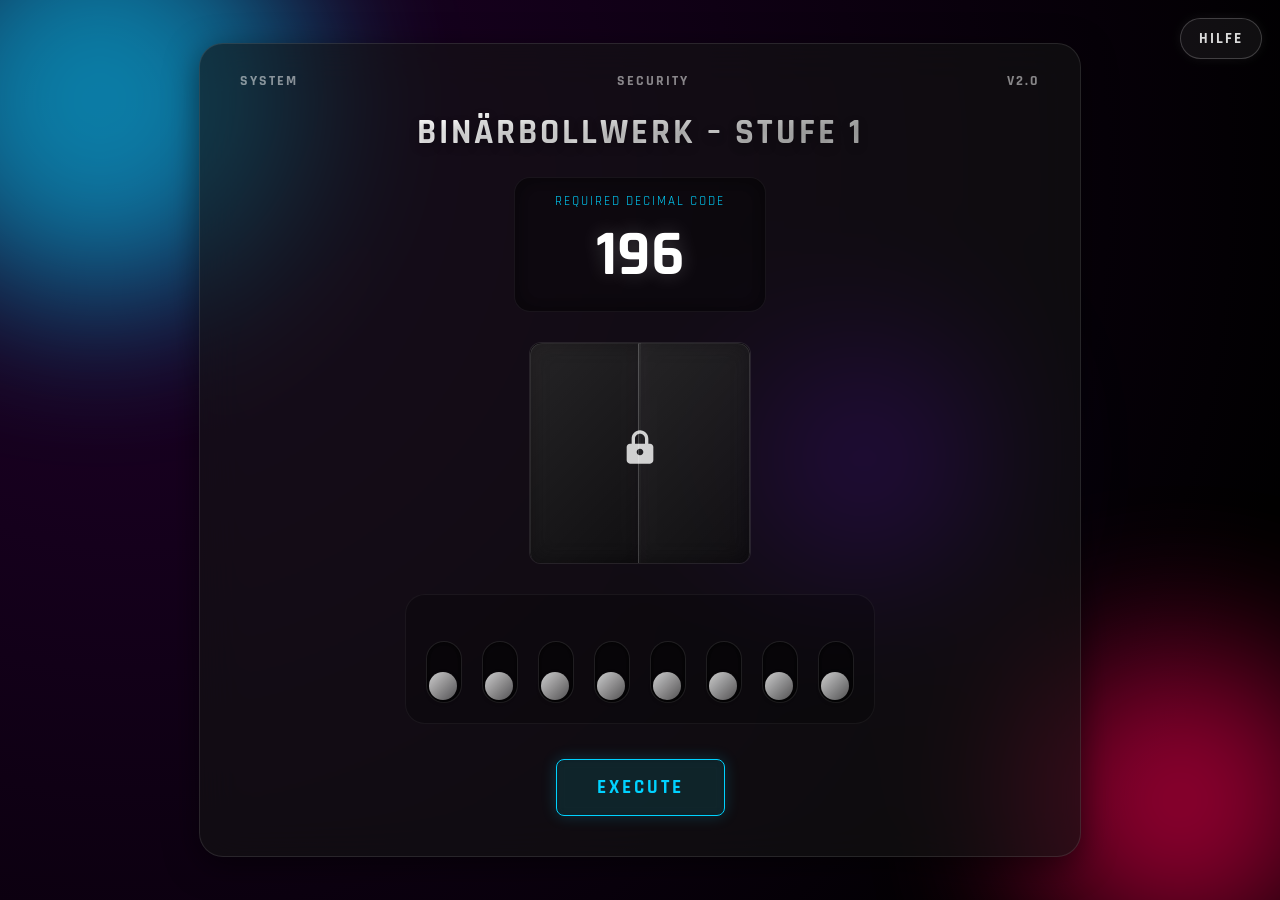
<file: index.html>
<!DOCTYPE html>
<html lang="de">

<head>
    <meta charset="UTF-8">
    <meta name="viewport" content="width=device-width, initial-scale=1.0">
    <title>Binärbollwerk – Stufe 1</title>
    <link rel="stylesheet" href="assets/styles.css">
</head>

<body>

    <div class="background-blobs">
        <div class="blob blob-1"></div>
        <div class="blob blob-2"></div>
        <div class="blob blob-3"></div>
    </div>

    <div id="game-config" data-target="196" data-letter="B"></div>

    <div class="container" id="main-container">

        <div class="status-bar">
            <span>System</span>
            <span>Security</span>
            <span>v2.0</span>
        </div>

        <h1>Binärbollwerk – Stufe 1</h1>

        <div class="display-box">
            <span class="display-label">Required Decimal Code</span>
            <div class="target-number" id="display-number">...</div>
        </div>

        <div class="door-container">
            <div class="door-panel door-left"></div>
            <div class="door-panel door-right"></div>
            <div class="lock-icon">
                <svg width="40" height="40" viewBox="0 0 24 24" fill="currentColor">
                    <path
                        d="M12 2C9.243 2 7 4.243 7 7V10H6C4.897 10 4 10.897 4 12V20C4 21.103 4.897 22 6 22H18C19.103 22 20 21.103 20 20V12C20 10.897 19.103 10 18 10H17V7C17 4.243 14.757 2 12 2ZM12 4C13.654 4 15 5.346 15 7V10H9V7C9 5.346 10.346 4 12 4ZM12 17C10.897 17 10 16.103 10 15C10 13.897 10.897 13 12 13C13.103 13 14 13.897 14 15C14 16.103 13.103 17 12 17Z" />
                </svg>
            </div>
            <div class="secret-content" id="secret-letter">D</div>
        </div>

        <div class="switch-board">
            <div class="switch-unit"><input type="checkbox" id="bit-7" class="switch-input" value="128"><label
                    for="bit-7" class="switch-label"></label></div>
            <div class="switch-unit"><input type="checkbox" id="bit-6" class="switch-input" value="64"><label
                    for="bit-6" class="switch-label"></label></div>
            <div class="switch-unit"><input type="checkbox" id="bit-5" class="switch-input" value="32"><label
                    for="bit-5" class="switch-label"></label></div>
            <div class="switch-unit"><input type="checkbox" id="bit-4" class="switch-input" value="16"><label
                    for="bit-4" class="switch-label"></label></div>
            <div class="switch-unit"><input type="checkbox" id="bit-3" class="switch-input" value="8"><label for="bit-3"
                    class="switch-label"></label></div>
            <div class="switch-unit"><input type="checkbox" id="bit-2" class="switch-input" value="4"><label for="bit-2"
                    class="switch-label"></label></div>
            <div class="switch-unit"><input type="checkbox" id="bit-1" class="switch-input" value="2"><label for="bit-1"
                    class="switch-label"></label></div>
            <div class="switch-unit"><input type="checkbox" id="bit-0" class="switch-input" value="1"><label for="bit-0"
                    class="switch-label"></label></div>
        </div>

        <!-- DER NEUE BUTTON -->
        <button id="execute-btn" class="execute-btn">EXECUTE</button>

    </div>

    <script src="assets/game.js"></script>
</body>

</html>
</file>
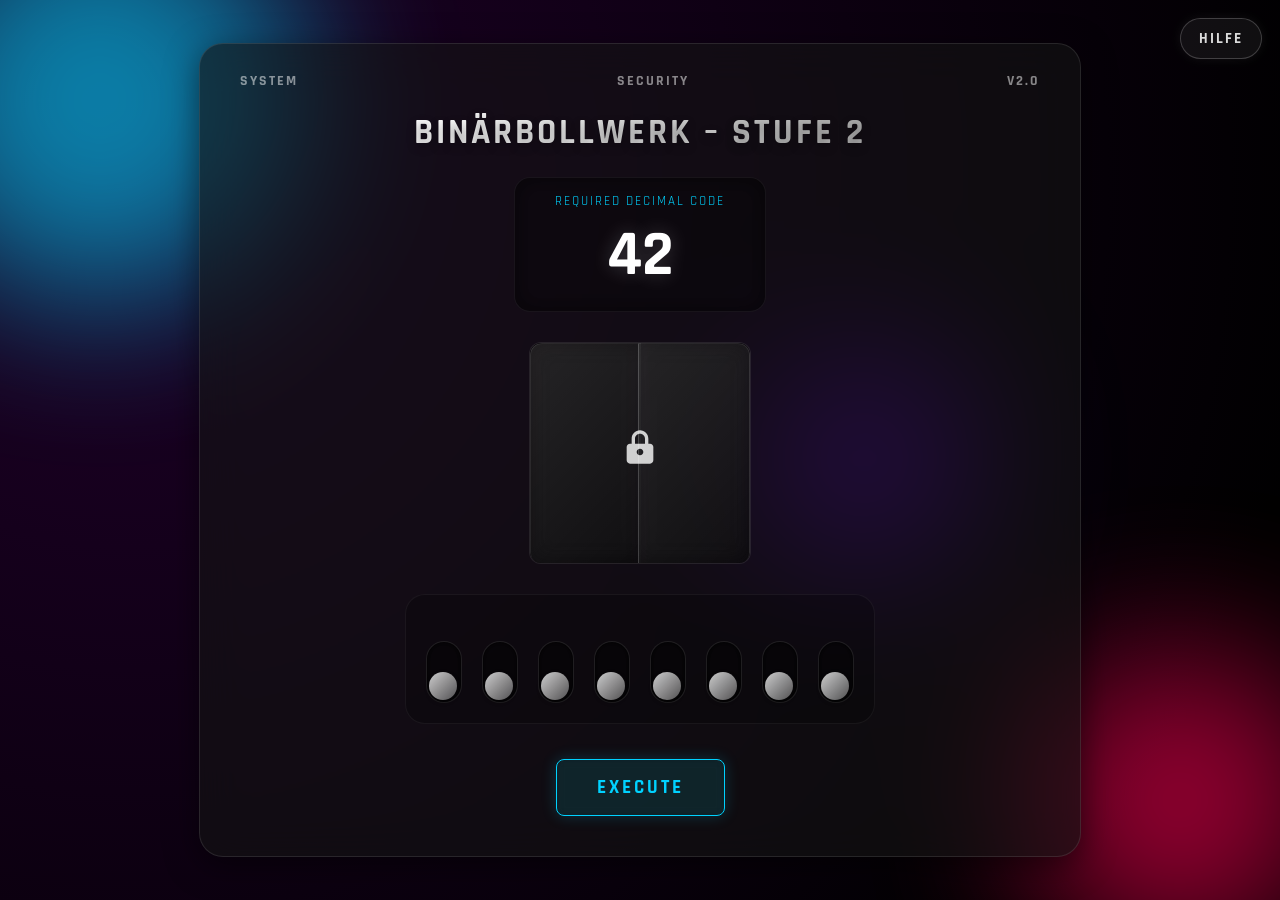
<file: group2/index.html>
<!DOCTYPE html>
<html lang="de">

<head>
    <meta charset="UTF-8">
    <meta name="viewport" content="width=device-width, initial-scale=1.0">
    <title>Binärbollwerk – Stufe 2</title>
    <link rel="stylesheet" href="../assets/styles.css">
</head>

<body>

    <div class="background-blobs">
        <div class="blob blob-1"></div>
        <div class="blob blob-2"></div>
        <div class="blob blob-3"></div>
    </div>

    <div id="game-config" data-target="42" data-letter="u"></div>

    <div class="container" id="main-container">
        <div class="status-bar">
            <span>System</span>
            <span>Security</span>
            <span>v2.0</span>
        </div>

        <h1>Binärbollwerk – Stufe 2</h1>

        <div class="display-box">
            <span class="display-label">Required Decimal Code</span>
            <div class="target-number" id="display-number">...</div>
        </div>

        <div class="door-container">
            <div class="door-panel door-left"></div>
            <div class="door-panel door-right"></div>
            <div class="lock-icon">
                <svg width="40" height="40" viewBox="0 0 24 24" fill="currentColor">
                    <path
                        d="M12 2C9.243 2 7 4.243 7 7V10H6C4.897 10 4 10.897 4 12V20C4 21.103 4.897 22 6 22H18C19.103 22 20 21.103 20 20V12C20 10.897 19.103 10 18 10H17V7C17 4.243 14.757 2 12 2ZM12 4C13.654 4 15 5.346 15 7V10H9V7C9 5.346 10.346 4 12 4ZM12 17C10.897 17 10 16.103 10 15C10 13.897 10.897 13 12 13C13.103 13 14 13.897 14 15C14 16.103 13.103 17 12 17Z" />
                </svg>
            </div>
            <div class="secret-content" id="secret-letter">u</div>
        </div>

        <div class="switch-board">
            <div class="switch-unit"><input type="checkbox" id="bit-7" class="switch-input" value="128"><label
                    for="bit-7" class="switch-label"></label></div>
            <div class="switch-unit"><input type="checkbox" id="bit-6" class="switch-input" value="64"><label
                    for="bit-6" class="switch-label"></label></div>
            <div class="switch-unit"><input type="checkbox" id="bit-5" class="switch-input" value="32"><label
                    for="bit-5" class="switch-label"></label></div>
            <div class="switch-unit"><input type="checkbox" id="bit-4" class="switch-input" value="16"><label
                    for="bit-4" class="switch-label"></label></div>
            <div class="switch-unit"><input type="checkbox" id="bit-3" class="switch-input" value="8"><label for="bit-3"
                    class="switch-label"></label></div>
            <div class="switch-unit"><input type="checkbox" id="bit-2" class="switch-input" value="4"><label for="bit-2"
                    class="switch-label"></label></div>
            <div class="switch-unit"><input type="checkbox" id="bit-1" class="switch-input" value="2"><label for="bit-1"
                    class="switch-label"></label></div>
            <div class="switch-unit"><input type="checkbox" id="bit-0" class="switch-input" value="1"><label for="bit-0"
                    class="switch-label"></label></div>
        </div>

        <button id="execute-btn" class="execute-btn">EXECUTE</button>
    </div>

    <script src="../assets/game.js"></script>
</body>

</html>
</file>
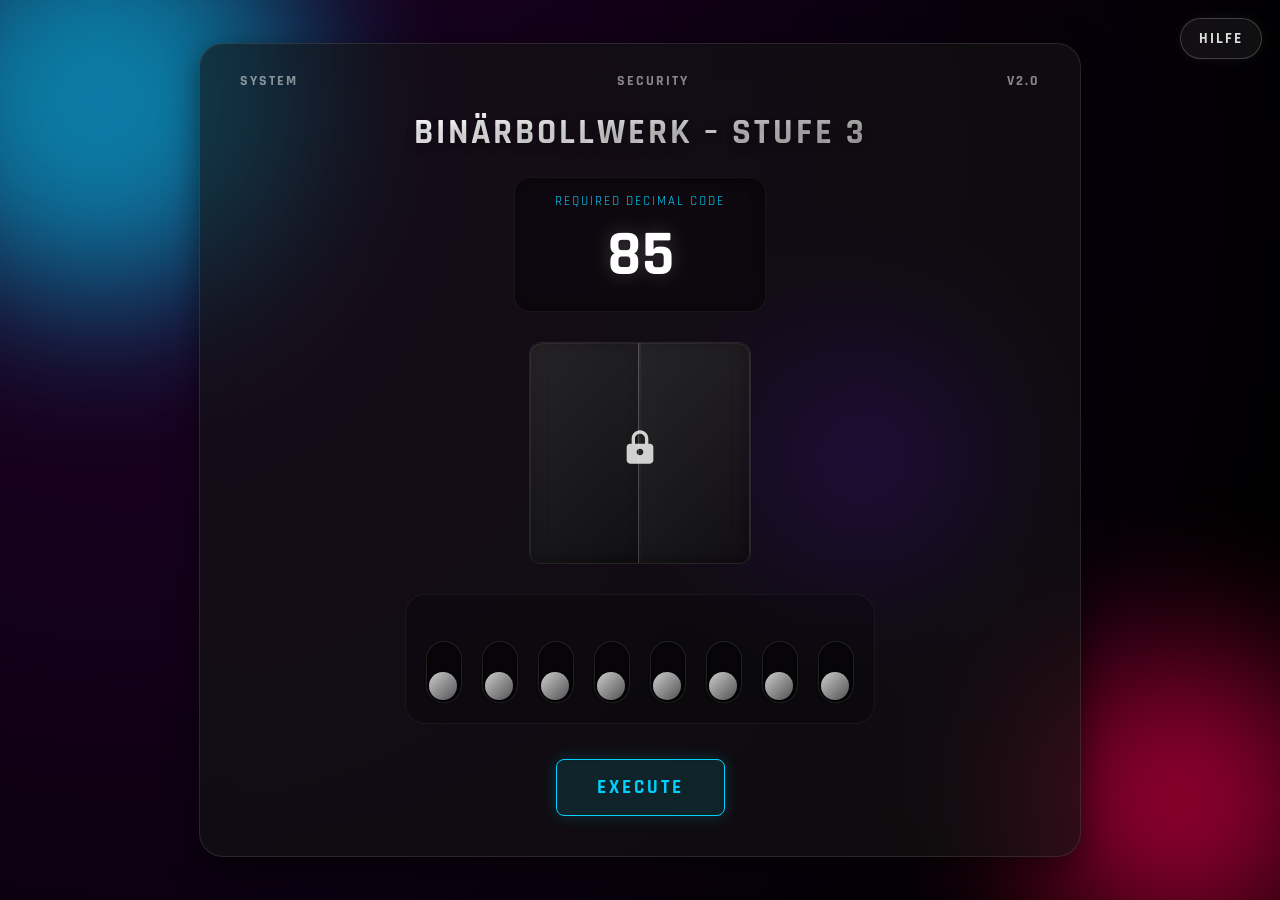
<file: group3/index.html>
<!DOCTYPE html>
<html lang="de">

<head>
    <meta charset="UTF-8">
    <meta name="viewport" content="width=device-width, initial-scale=1.0">
    <title>Binärbollwerk – Stufe 3</title>
    <link rel="stylesheet" href="../assets/styles.css">
</head>

<body>

    <div class="background-blobs">
        <div class="blob blob-1"></div>
        <div class="blob blob-2"></div>
        <div class="blob blob-3"></div>
    </div>

    <div id="game-config" data-target="85" data-letter="a"></div>

    <div class="container" id="main-container">

        <div class="status-bar">
            <span>System</span>
            <span>Security</span>
            <span>v2.0</span>
        </div>

        <h1>Binärbollwerk – Stufe 3</h1>

        <div class="display-box">
            <span class="display-label">Required Decimal Code</span>
            <div class="target-number" id="display-number">...</div>
        </div>

        <div class="door-container">
            <div class="door-panel door-left"></div>
            <div class="door-panel door-right"></div>
            <div class="lock-icon">
                <svg width="40" height="40" viewBox="0 0 24 24" fill="currentColor">
                    <path
                        d="M12 2C9.243 2 7 4.243 7 7V10H6C4.897 10 4 10.897 4 12V20C4 21.103 4.897 22 6 22H18C19.103 22 20 21.103 20 20V12C20 10.897 19.103 10 18 10H17V7C17 4.243 14.757 2 12 2ZM12 4C13.654 4 15 5.346 15 7V10H9V7C9 5.346 10.346 4 12 4ZM12 17C10.897 17 10 16.103 10 15C10 13.897 10.897 13 12 13C13.103 13 14 13.897 14 15C14 16.103 13.103 17 12 17Z" />
                </svg>
            </div>
            <div class="secret-content" id="secret-letter">a</div>
        </div>

        <div class="switch-board">
            <div class="switch-unit"><input type="checkbox" id="bit-7" class="switch-input" value="128"><label
                    for="bit-7" class="switch-label"></label></div>
            <div class="switch-unit"><input type="checkbox" id="bit-6" class="switch-input" value="64"><label
                    for="bit-6" class="switch-label"></label></div>
            <div class="switch-unit"><input type="checkbox" id="bit-5" class="switch-input" value="32"><label
                    for="bit-5" class="switch-label"></label></div>
            <div class="switch-unit"><input type="checkbox" id="bit-4" class="switch-input" value="16"><label
                    for="bit-4" class="switch-label"></label></div>
            <div class="switch-unit"><input type="checkbox" id="bit-3" class="switch-input" value="8"><label for="bit-3"
                    class="switch-label"></label></div>
            <div class="switch-unit"><input type="checkbox" id="bit-2" class="switch-input" value="4"><label for="bit-2"
                    class="switch-label"></label></div>
            <div class="switch-unit"><input type="checkbox" id="bit-1" class="switch-input" value="2"><label for="bit-1"
                    class="switch-label"></label></div>
            <div class="switch-unit"><input type="checkbox" id="bit-0" class="switch-input" value="1"><label for="bit-0"
                    class="switch-label"></label></div>
        </div>

        <button id="execute-btn" class="execute-btn">EXECUTE</button>
    </div>

    <script src="../assets/game.js"></script>
</body>

</html>
</file>
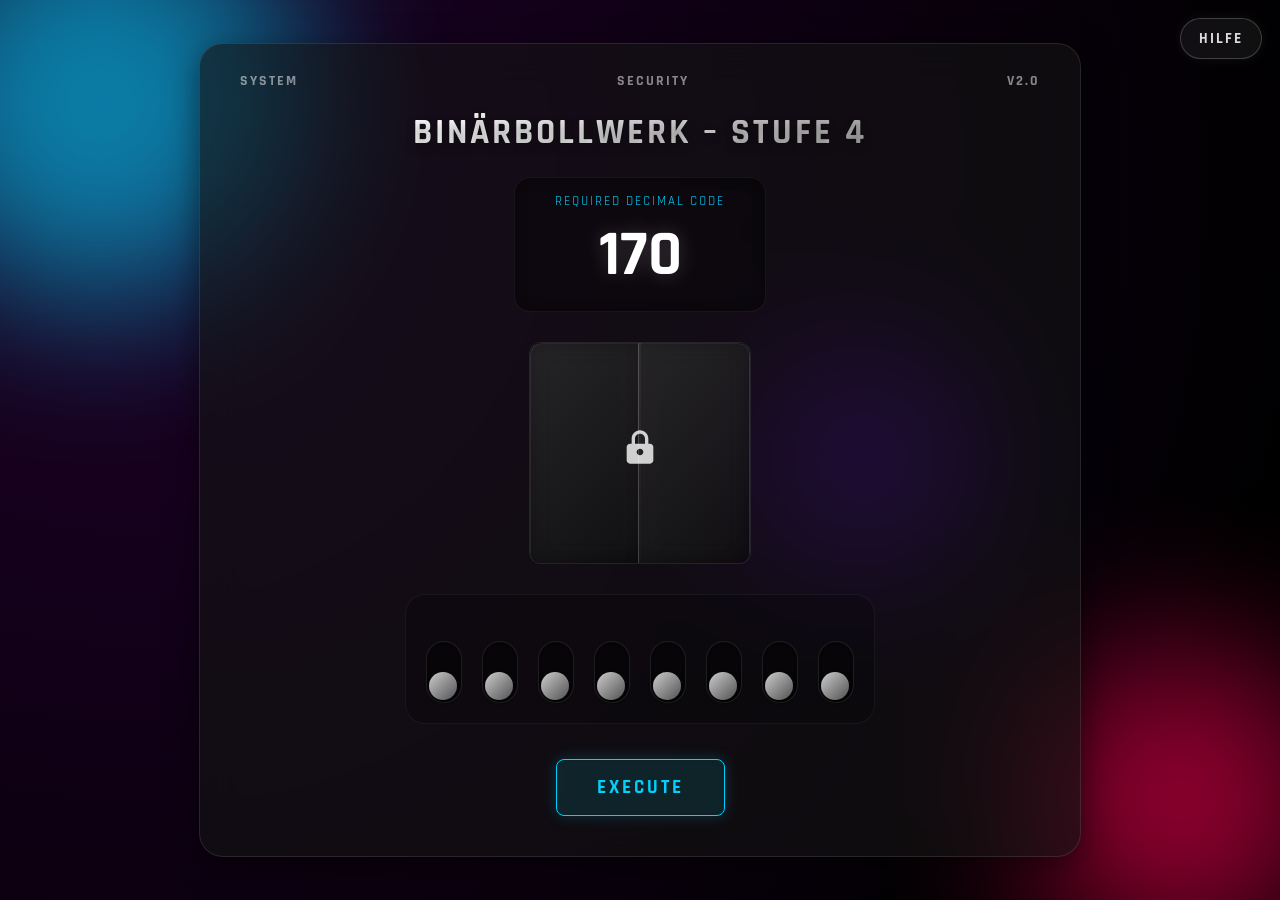
<file: group4/index.html>
<!DOCTYPE html>
<html lang="de">

<head>
    <meta charset="UTF-8">
    <meta name="viewport" content="width=device-width, initial-scale=1.0">
    <title>Binärbollwerk – 4</title>
    <link rel="stylesheet" href="../assets/styles.css">
</head>

<body>

    <div class="background-blobs">
        <div class="blob blob-1"></div>
        <div class="blob blob-2"></div>
        <div class="blob blob-3"></div>
    </div>

    <div id="game-config" data-target="170" data-letter="l"></div>

    <div class="container" id="main-container">
        <div class="status-bar">
            <span>System</span>
            <span>Security</span>
            <span>v2.0</span>
        </div>

        <h1>Binärbollwerk – Stufe 4</h1>

        <div class="display-box">
            <span class="display-label">Required Decimal Code</span>
            <div class="target-number" id="display-number">...</div>
        </div>

        <div class="door-container">
            <div class="door-panel door-left"></div>
            <div class="door-panel door-right"></div>
            <div class="lock-icon">
                <svg width="40" height="40" viewBox="0 0 24 24" fill="currentColor">
                    <path
                        d="M12 2C9.243 2 7 4.243 7 7V10H6C4.897 10 4 10.897 4 12V20C4 21.103 4.897 22 6 22H18C19.103 22 20 21.103 20 20V12C20 10.897 19.103 10 18 10H17V7C17 4.243 14.757 2 12 2ZM12 4C13.654 4 15 5.346 15 7V10H9V7C9 5.346 10.346 4 12 4ZM12 17C10.897 17 10 16.103 10 15C10 13.897 10.897 13 12 13C13.103 13 14 13.897 14 15C14 16.103 13.103 17 12 17Z" />
                </svg>
            </div>
            <div class="secret-content" id="secret-letter">l</div>
        </div>

        <div class="switch-board">
            <div class="switch-unit"><input type="checkbox" id="bit-7" class="switch-input" value="128"><label
                    for="bit-7" class="switch-label"></label></div>
            <div class="switch-unit"><input type="checkbox" id="bit-6" class="switch-input" value="64"><label
                    for="bit-6" class="switch-label"></label></div>
            <div class="switch-unit"><input type="checkbox" id="bit-5" class="switch-input" value="32"><label
                    for="bit-5" class="switch-label"></label></div>
            <div class="switch-unit"><input type="checkbox" id="bit-4" class="switch-input" value="16"><label
                    for="bit-4" class="switch-label"></label></div>
            <div class="switch-unit"><input type="checkbox" id="bit-3" class="switch-input" value="8"><label for="bit-3"
                    class="switch-label"></label></div>
            <div class="switch-unit"><input type="checkbox" id="bit-2" class="switch-input" value="4"><label for="bit-2"
                    class="switch-label"></label></div>
            <div class="switch-unit"><input type="checkbox" id="bit-1" class="switch-input" value="2"><label for="bit-1"
                    class="switch-label"></label></div>
            <div class="switch-unit"><input type="checkbox" id="bit-0" class="switch-input" value="1"><label for="bit-0"
                    class="switch-label"></label></div>
        </div>

        <button id="execute-btn" class="execute-btn">EXECUTE</button>
    </div>

    <script src="../assets/game.js"></script>
</body>

</html>
</file>
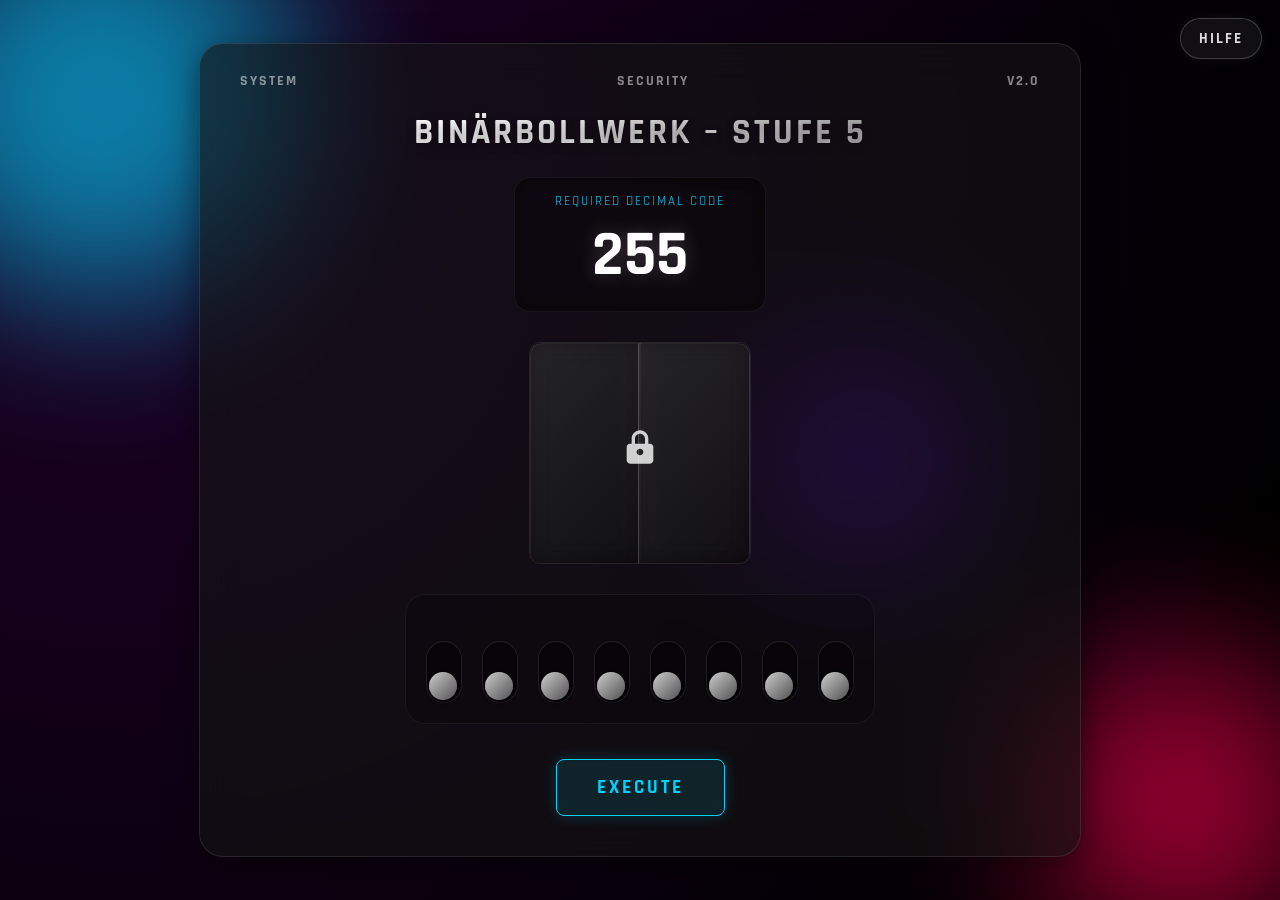
<file: group5/index.html>
<!DOCTYPE html>
<html lang="de">

<head>
    <meta charset="UTF-8">
    <meta name="viewport" content="width=device-width, initial-scale=1.0">
    <title>Binärbollwerk – 5</title>
    <link rel="stylesheet" href="../assets/styles.css">
</head>

<body>

    <div class="background-blobs">
        <div class="blob blob-1"></div>
        <div class="blob blob-2"></div>
        <div class="blob blob-3"></div>
    </div>

    <div id="game-config" data-target="255" data-letter="!"></div>

    <div class="container" id="main-container">

        <div class="status-bar">
            <span>System</span>
            <span>Security</span>
            <span>v2.0</span>
        </div>

        <h1>Binärbollwerk – Stufe 5</h1>

        <div class="display-box">
            <span class="display-label">Required Decimal Code</span>
            <div class="target-number" id="display-number">...</div>
        </div>

        <div class="door-container">
            <div class="door-panel door-left"></div>
            <div class="door-panel door-right"></div>
            <div class="lock-icon">
                <svg width="40" height="40" viewBox="0 0 24 24" fill="currentColor">
                    <path
                        d="M12 2C9.243 2 7 4.243 7 7V10H6C4.897 10 4 10.897 4 12V20C4 21.103 4.897 22 6 22H18C19.103 22 20 21.103 20 20V12C20 10.897 19.103 10 18 10H17V7C17 4.243 14.757 2 12 2ZM12 4C13.654 4 15 5.346 15 7V10H9V7C9 5.346 10.346 4 12 4ZM12 17C10.897 17 10 16.103 10 15C10 13.897 10.897 13 12 13C13.103 13 14 13.897 14 15C14 16.103 13.103 17 12 17Z" />
                </svg>
            </div>
            <div class="secret-content" id="secret-letter">!</div>
        </div>

        <div class="switch-board">
            <div class="switch-unit"><input type="checkbox" id="bit-7" class="switch-input" value="128"><label
                    for="bit-7" class="switch-label"></label></div>
            <div class="switch-unit"><input type="checkbox" id="bit-6" class="switch-input" value="64"><label
                    for="bit-6" class="switch-label"></label></div>
            <div class="switch-unit"><input type="checkbox" id="bit-5" class="switch-input" value="32"><label
                    for="bit-5" class="switch-label"></label></div>
            <div class="switch-unit"><input type="checkbox" id="bit-4" class="switch-input" value="16"><label
                    for="bit-4" class="switch-label"></label></div>
            <div class="switch-unit"><input type="checkbox" id="bit-3" class="switch-input" value="8"><label for="bit-3"
                    class="switch-label"></label></div>
            <div class="switch-unit"><input type="checkbox" id="bit-2" class="switch-input" value="4"><label for="bit-2"
                    class="switch-label"></label></div>
            <div class="switch-unit"><input type="checkbox" id="bit-1" class="switch-input" value="2"><label for="bit-1"
                    class="switch-label"></label></div>
            <div class="switch-unit"><input type="checkbox" id="bit-0" class="switch-input" value="1"><label for="bit-0"
                    class="switch-label"></label></div>
        </div>

        <button id="execute-btn" class="execute-btn">EXECUTE</button>
    </div>

    <script src="../assets/game.js"></script>
</body>

</html>
</file>
<file: assets/styles.css>
@import url('https://fonts.googleapis.com/css2?family=Rajdhani:wght@500;700&display=swap');

:root {
    --glass-bg: rgba(255, 255, 255, 0.05);
    --glass-border: rgba(255, 255, 255, 0.1);
    --glass-shadow: 0 8px 32px 0 rgba(0, 0, 0, 0.5);

    --neon-blue: #00d2ff;
    --neon-pink: #ff0055;
    --neon-green: #00ff88;
    --text-main: #ffffff;

    --font-main: 'Rajdhani', sans-serif;
}

body {
    background-color: #0f0f0f;
    color: var(--text-main);
    font-family: var(--font-main);
    display: flex;
    justify-content: center;
    align-items: center;
    min-height: 100vh;
    margin: 0;
    overflow-x: hidden;
    overflow-y: auto;
    padding: clamp(16px, 3vh, 28px) 0;
    box-sizing: border-box;
    background: radial-gradient(circle at 10% 20%, rgb(30, 0, 40) 0%, rgb(0, 0, 0) 90%);
}

/* Floating Blobs */
.background-blobs {
    position: fixed;
    inset: 0;
    overflow: hidden;
    z-index: 0;
    pointer-events: none;
}

.blob {
    position: absolute;
    border-radius: 50%;
    filter: blur(80px);
    opacity: 0.6;
}

.blob-1 {
    width: 400px;
    height: 400px;
    background: var(--neon-blue);
    top: -100px;
    left: -100px;
    animation: float 10s infinite ease-in-out alternate;
}

.blob-2 {
    width: 300px;
    height: 300px;
    background: var(--neon-pink);
    bottom: -50px;
    right: -50px;
    animation: float 8s infinite ease-in-out alternate-reverse;
}

.blob-3 {
    width: 200px;
    height: 200px;
    background: #7000ff;
    top: 40%;
    left: 60%;
    animation: float 12s infinite ease-in-out;
}

@keyframes float {
    0% {
        transform: translate(0, 0);
    }
    100% {
        transform: translate(30px, 50px);
    }
}

/* --- Main Glass Container --- */
.container {
    position: relative;
    z-index: 10;
    width: 90%;
    max-width: 800px;
    padding: 28px 40px 40px;
    background: rgba(20, 20, 20, 0.6);
    backdrop-filter: blur(20px);
    -webkit-backdrop-filter: blur(20px);
    border: 1px solid var(--glass-border);
    border-radius: 24px;
    box-shadow: var(--glass-shadow);
    display: flex;
    flex-direction: column;
    align-items: center;
    transition: all 0.3s ease;
}

/* Navigation */
.site-nav {
    width: 100%;
    display: flex;
    gap: 10px;
    flex-wrap: wrap;
    justify-content: center;
    margin-bottom: 18px;
}

.site-nav a {
    text-decoration: none;
    color: rgba(255, 255, 255, 0.8);
    border: 1px solid rgba(255, 255, 255, 0.12);
    background: rgba(0, 0, 0, 0.25);
    padding: 8px 12px;
    border-radius: 999px;
    letter-spacing: 1px;
    text-transform: uppercase;
    font-weight: 700;
    font-size: 0.85rem;
    transition: all 0.2s ease;
}

.site-nav a:hover {
    transform: translateY(-1px);
    border-color: rgba(0, 210, 255, 0.5);
    color: #fff;
    box-shadow: 0 0 18px rgba(0, 210, 255, 0.12);
}

.site-nav a[aria-current="page"] {
    border-color: rgba(0, 255, 136, 0.5);
    color: var(--neon-green);
    box-shadow: 0 0 18px rgba(0, 255, 136, 0.12);
}

/* Access Denied Animation (Shake & Red Flash) */
.container.access-denied {
    animation: shake 0.5s cubic-bezier(.36, .07, .19, .97) both;
    border-color: var(--neon-pink);
    box-shadow: 0 0 30px rgba(255, 0, 85, 0.4);
}

@keyframes shake {
    10%,
    90% {
        transform: translate3d(-1px, 0, 0);
    }
    20%,
    80% {
        transform: translate3d(2px, 0, 0);
    }
    30%,
    50%,
    70% {
        transform: translate3d(-4px, 0, 0);
    }
    40%,
    60% {
        transform: translate3d(4px, 0, 0);
    }
}

/* Header */
.status-bar {
    width: 100%;
    display: flex;
    justify-content: space-between;
    font-size: 0.9rem;
    color: rgba(255, 255, 255, 0.5);
    margin-bottom: 20px;
    text-transform: uppercase;
    letter-spacing: 2px;
    font-weight: 700;
}

h1 {
    font-size: 2.2rem;
    margin: 0 0 22px 0;
    letter-spacing: 3px;
    font-weight: 700;
    background: linear-gradient(to right, #fff, #aaa);
    -webkit-background-clip: text;
    -webkit-text-fill-color: transparent;
    text-shadow: 0 4px 10px rgba(0, 0, 0, 0.3);
    text-transform: uppercase;
    text-align: center;
}

/* Target Display */
.display-box {
    background: rgba(0, 0, 0, 0.3);
    border-radius: 16px;
    padding: 15px 40px;
    margin-bottom: 30px;
    border: 1px solid rgba(255, 255, 255, 0.05);
    box-shadow: inset 0 0 20px rgba(0, 0, 0, 0.5);
    text-align: center;
    position: relative;
    transition: border-color 0.3s;
}

.container.access-denied .display-box {
    border-color: var(--neon-pink);
    color: var(--neon-pink);
}

.display-label {
    font-size: 0.8rem;
    color: var(--neon-blue);
    text-transform: uppercase;
    letter-spacing: 2px;
    margin-bottom: 5px;
    display: block;
}

.target-number {
    font-size: 4rem;
    font-weight: 700;
    color: #fff;
    text-shadow: 0 0 20px rgba(255, 255, 255, 0.2);
    font-variant-numeric: tabular-nums;
}

/* --- The Door --- */
.door-container {
    width: 220px;
    height: 220px;
    margin-bottom: 30px;
    position: relative;
    background: rgba(0, 0, 0, 0.2);
    border-radius: 12px;
    box-shadow: inset 0 0 20px rgba(0, 0, 0, 0.8);
    border: 1px solid rgba(255, 255, 255, 0.1);
    overflow: hidden;
}

.door-panel {
    position: absolute;
    top: 0;
    width: 50%;
    height: 100%;
    background: linear-gradient(135deg, rgba(255, 255, 255, 0.1), rgba(255, 255, 255, 0.02));
    backdrop-filter: blur(10px);
    border: 1px solid rgba(255, 255, 255, 0.1);
    transition: transform 0.8s cubic-bezier(0.4, 0, 0.2, 1);
    z-index: 2;
}

.door-left {
    left: 0;
    border-right: none;
    border-radius: 12px 0 0 12px;
}

.door-right {
    right: 0;
    border-left: 1px solid rgba(255, 255, 255, 0.2);
    border-radius: 0 12px 12px 0;
}

.lock-icon {
    position: absolute;
    top: 50%;
    left: 50%;
    transform: translate(-50%, -50%);
    z-index: 3;
    font-size: 3rem;
    color: rgba(255, 255, 255, 0.8);
    text-shadow: 0 0 15px rgba(255, 255, 255, 0.3);
    transition: opacity 0.5s;
}

.secret-content {
    position: absolute;
    top: 0;
    left: 0;
    width: 100%;
    height: 100%;
    display: flex;
    justify-content: center;
    align-items: center;
    font-size: 7rem;
    font-weight: 700;
    color: #fff;
    z-index: 1;
    opacity: 0;
    transition: opacity 0.5s 0.5s;
    text-shadow: 0 0 30px var(--neon-green);
}

/* --- Switch Board --- */
.switch-board {
    display: flex;
    gap: 20px;
    padding: 20px;
    margin-bottom: 25px;
    background: rgba(0, 0, 0, 0.2);
    border-radius: 20px;
    border: 1px solid rgba(255, 255, 255, 0.05);
    flex-wrap: wrap;
    justify-content: center;
}

.switch-unit {
    position: relative;
    display: flex;
    flex-direction: column;
    align-items: center;
    gap: 8px;
}

.switch-input {
    position: absolute;
    opacity: 0;
    pointer-events: none;
    width: 1px;
    height: 1px;
}

/* Vertikale Toggle (Pillen) */
.switch-label {
    display: block;
    width: 34px;
    height: 60px;
    background: rgba(0, 0, 0, 0.4);
    border-radius: 50px;
    border: 1px solid rgba(255, 255, 255, 0.1);
    cursor: pointer;
    position: relative;
    transition: all 0.3s ease;
    box-shadow: inset 0 0 5px rgba(0, 0, 0, 0.8);
}

.bit-value {
    font-size: 0.85rem;
    font-weight: 700;
    letter-spacing: 1px;
    color: rgba(255, 255, 255, 0.7);
    text-transform: uppercase;
    opacity: 0;
    transform: translateY(4px);
    transition: opacity 0.2s ease, transform 0.2s ease;
    user-select: none;
}

.container.show-help .bit-value {
    opacity: 1;
    transform: translateY(0);
}

/* Knob */
.switch-label::after {
    content: "";
    position: absolute;
    bottom: 2px;
    left: 2px;
    width: 28px;
    height: 28px;
    border-radius: 50%;
    background: linear-gradient(135deg, rgba(255, 255, 255, 0.8), rgba(255, 255, 255, 0.3));
    box-shadow: 0 2px 4px rgba(0, 0, 0, 0.4);
    transition: all 0.3s cubic-bezier(0.4, 0.0, 0.2, 1);
}

.switch-input:checked ~ .switch-label {
    background: rgba(0, 210, 255, 0.2);
    border-color: var(--neon-blue);
    box-shadow: 0 0 10px rgba(0, 210, 255, 0.2), inset 0 0 5px rgba(0, 0, 0, 0.5);
}

.switch-input:checked ~ .switch-label::after {
    transform: translateY(-26px);
    background: var(--neon-blue);
    box-shadow: 0 0 10px var(--neon-blue);
}

/* --- EXECUTE BUTTON --- */
.execute-btn {
    background: rgba(0, 210, 255, 0.1);
    color: var(--neon-blue);
    border: 1px solid var(--neon-blue);
    padding: 15px 40px;
    font-size: 1.2rem;
    font-family: var(--font-main);
    font-weight: 700;
    letter-spacing: 3px;
    text-transform: uppercase;
    border-radius: 8px;
    cursor: pointer;
    transition: all 0.3s ease;
    box-shadow: 0 0 15px rgba(0, 210, 255, 0.2);
    outline: none;
    backdrop-filter: blur(5px);
    margin-top: 10px;
}

.help-btn {
    position: fixed;
    top: calc(18px + env(safe-area-inset-top));
    right: calc(18px + env(safe-area-inset-right));
    z-index: 1000;
    background: rgba(255, 255, 255, 0.06);
    color: rgba(255, 255, 255, 0.85);
    border: 1px solid rgba(255, 255, 255, 0.2);
    padding: 10px 18px;
    font-size: 0.95rem;
    font-family: var(--font-main);
    font-weight: 700;
    letter-spacing: 2px;
    text-transform: uppercase;
    border-radius: 999px;
    cursor: pointer;
    transition: all 0.2s ease;
    box-shadow: 0 0 12px rgba(255, 255, 255, 0.06);
    outline: none;
}

.help-btn:hover {
    border-color: rgba(0, 210, 255, 0.5);
    color: #fff;
    box-shadow: 0 0 18px rgba(0, 210, 255, 0.12);
    transform: translateY(-1px);
}

.container.show-help .help-btn {
    border-color: rgba(0, 255, 136, 0.5);
    color: var(--neon-green);
    box-shadow: 0 0 18px rgba(0, 255, 136, 0.12);
}

.execute-btn:hover {
    background: var(--neon-blue);
    color: #000;
    box-shadow: 0 0 30px var(--neon-blue);
    transform: translateY(-2px);
}

.execute-btn:active {
    transform: translateY(1px);
}

.execute-btn:disabled {
    opacity: 0.5;
    cursor: not-allowed;
    background: rgba(0, 255, 136, 0.2);
    border-color: var(--neon-green);
    color: var(--neon-green);
}

/* Success State */
.container.access-granted {
    border-color: rgba(0, 255, 136, 0.3);
    box-shadow: 0 0 40px rgba(0, 255, 136, 0.1);
}

.container.access-granted .door-left {
    transform: translateX(-90%) rotateY(-20deg);
    opacity: 0.5;
}

.container.access-granted .door-right {
    transform: translateX(90%) rotateY(20deg);
    opacity: 0.5;
}

.container.access-granted .secret-content {
    opacity: 1;
}

.container.access-granted .lock-icon {
    opacity: 0;
}

.container.access-granted .switch-input:checked ~ .switch-label {
    border-color: var(--neon-green);
    background: rgba(0, 255, 136, 0.2);
}

.container.access-granted .switch-input:checked ~ .switch-label::after {
    background: var(--neon-green);
    box-shadow: 0 0 15px var(--neon-green);
}

.container.access-granted .target-number,
.container.access-granted .display-label {
    color: var(--neon-green);
}

.container.access-granted .target-number {
    text-shadow: 0 0 30px var(--neon-green);
}

/* Mobile Fix */
@media (max-width: 600px) {
    .container {
        padding: 22px 18px 28px;
    }

    .switch-board {
        gap: 10px;
        padding: 20px;
    }

    .switch-label {
        width: 26px;
        height: 44px;
    }

    .bit-value {
        font-size: 0.8rem;
    }

    .help-btn {
        top: calc(12px + env(safe-area-inset-top));
        right: calc(12px + env(safe-area-inset-right));
        padding: 9px 14px;
        font-size: 0.9rem;
    }


/* Small-height devices (e.g. landscape phones): allow scrolling and reduce sizes */
@media (max-height: 720px) {
    body {
        overflow-y: auto;
        align-items: flex-start;
        padding: 18px 0;
    }

    .container {
        margin: 18px 0;
        padding: 18px 18px 22px;
    }

    h1 {
        margin-bottom: 16px;
        font-size: 1.7rem;
    }

    .target-number {
        font-size: 2.8rem;
    }

    .door-container {
        width: 180px;
        height: 180px;
        margin-bottom: 18px;
    }

    .secret-content {
        font-size: 5.5rem;
    }

    .switch-board {
        margin-bottom: 18px;
        gap: 12px;
        padding: 14px;
    }

    .execute-btn {
        padding: 12px 26px;
        font-size: 1.05rem;
    }
}

/* Tablet landscape (iPad incl. iPad 10): ensure everything is reachable and fits nicely */
@media (orientation: landscape) and (min-width: 1024px) and (max-width: 1366px) and (max-height: 900px) {
    body {
        align-items: flex-start;
    }

    .container {
        margin: 12px 0;
        padding: 20px 22px 24px;
    }

    h1 {
        font-size: 1.9rem;
        margin-bottom: 18px;
    }

    .display-box {
        margin-bottom: 20px;
        padding: 12px 28px;
    }

    .target-number {
        font-size: 3.2rem;
    }

    .door-container {
        width: 180px;
        height: 180px;
        margin-bottom: 20px;
    }

    .secret-content {
        font-size: 5.6rem;
    }

    .switch-board {
        gap: 14px;
        padding: 16px;
        margin-bottom: 18px;
    }
}

/* iPad 10 landscape (commonly ~1180×820 CSS px): slightly more compact vertically */
@media (orientation: landscape) and (min-width: 1100px) and (max-width: 1220px) and (max-height: 860px) {
    .container {
        padding: 18px 20px 20px;
    }

    .status-bar {
        margin-bottom: 14px;
        font-size: 0.85rem;
    }

    h1 {
        font-size: 1.75rem;
        margin-bottom: 14px;
    }

    .display-box {
        margin-bottom: 16px;
        padding: 10px 24px;
    }

    .target-number {
        font-size: 3rem;
    }

    .door-container {
        width: 168px;
        height: 168px;
        margin-bottom: 16px;
    }

    .secret-content {
        font-size: 5.2rem;
    }

    .switch-board {
        gap: 12px;
        padding: 14px;
        margin-bottom: 14px;
    }

    .execute-btn {
        padding: 12px 28px;
        font-size: 1.05rem;
    }
}
    .switch-label::after {
        width: 20px;
        height: 20px;
        bottom: 2px;
        left: 2px;
    }

    .switch-input:checked + .switch-label::after {
        transform: translateY(-18px);
    }

    .target-number {
        font-size: 3rem;
    }

    h1 {
        font-size: 1.85rem;
    }

    .execute-btn {
        width: 100%;
    }
}
</file>
